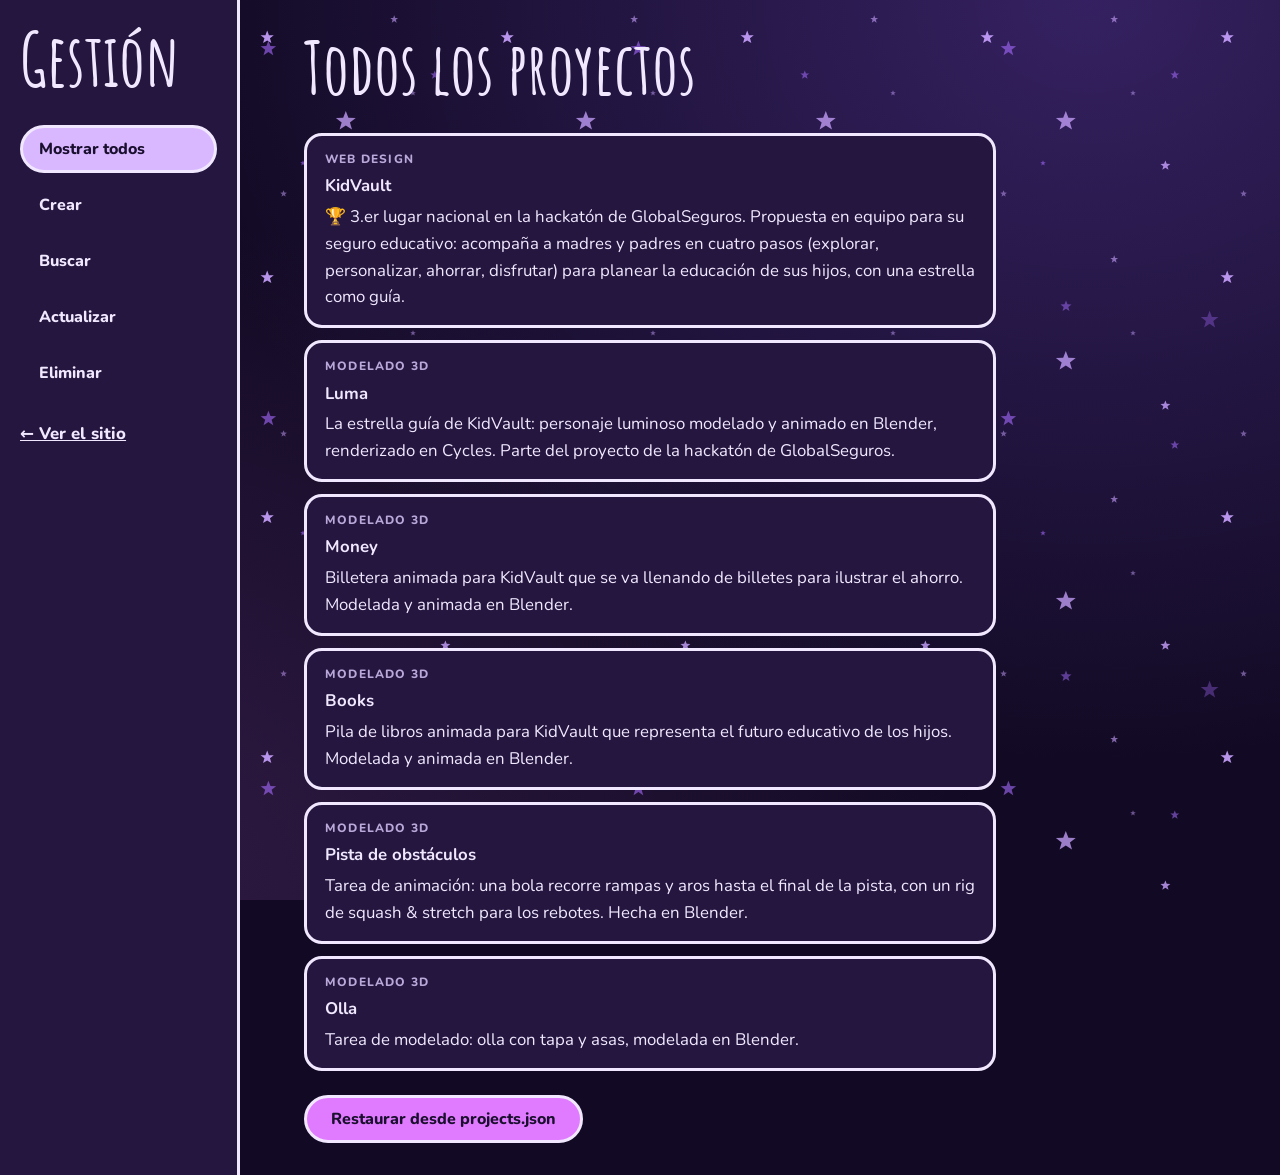
<file: gestion.html>
<!DOCTYPE html>
<html lang="es">
<head>
  <meta charset="UTF-8">
  <meta name="viewport" content="width=device-width, initial-scale=1.0">
  <title>Gestión — Portafolio</title>

  <link rel="preconnect" href="https://fonts.googleapis.com">
  <link rel="preconnect" href="https://fonts.gstatic.com" crossorigin>
  <link href="https://fonts.googleapis.com/css2?family=Amatic+SC:wght@700&family=Nunito:wght@400;700;800&display=swap" rel="stylesheet">
  <link rel="stylesheet" href="styles.css">
</head>
<body class="admin-page">

  <div class="admin-layout">
    <!-- Cada botón muestra una vista distinta (ver showView() en gestion.js).
         data-view debe coincidir con el id "view-<algo>" de la sección que activa. -->
    <nav class="admin-sidebar" aria-label="Gestión">
      <h2>Gestión</h2>
      <ul>
        <li><button type="button" class="admin-tab" data-view="all">Mostrar todos</button></li>
        <li><button type="button" class="admin-tab" data-view="create">Crear</button></li>
        <li><button type="button" class="admin-tab" data-view="search">Buscar</button></li>
        <li><button type="button" class="admin-tab" data-view="update">Actualizar</button></li>
        <li><button type="button" class="admin-tab" data-view="delete">Eliminar</button></li>
      </ul>
      <a class="admin-back" href="index.html">← Ver el sitio</a>
    </nav>

    <main class="admin-content">
      <p class="admin-message admin-message-error" id="load-error" hidden></p>

      <section id="view-all" class="admin-view">
        <h1>Todos los proyectos</h1>
        <div id="all-list" class="admin-list"></div>
        <button type="button" id="reset-button" class="admin-button admin-button-danger">Restaurar desde projects.json</button>
        <p id="reset-message" class="admin-message" hidden></p>
      </section>

      <section id="view-create" class="admin-view" hidden>
        <h1>Crear</h1>
        <!-- Un campo por cada propiedad de un proyecto en data/projects.json -->
        <form id="create-form" class="admin-form">
          <label>
            Título
            <input type="text" id="create-title" required>
          </label>
          <label>
            Skill
            <input type="text" id="create-skill" placeholder="Ej: Web Design" required>
          </label>
          <label>
            Descripción
            <textarea id="create-description" rows="3" required></textarea>
          </label>
          <label>
            Imagen (ruta o URL, opcional)
            <input type="text" id="create-image" placeholder="Ej: img/proyecto-1.jpg">
          </label>
          <label>
            Link del proyecto (opcional)
            <input type="text" id="create-url" placeholder="https://...">
          </label>
          <button type="submit" class="admin-button">Agregar</button>
        </form>
        <p id="create-message" class="admin-message" hidden></p>
      </section>

      <section id="view-search" class="admin-view" hidden>
        <h1>Buscar</h1>
        <label class="admin-picker">
          Título o skill
          <input type="search" id="search-text" placeholder="Ej: modelado" autocomplete="off">
        </label>
        <div id="search-results" class="admin-list"></div>
        <p id="search-message" class="admin-message" hidden></p>
      </section>

      <section id="view-update" class="admin-view" hidden>
        <h1>Actualizar</h1>
        <label class="admin-picker">
          Elige un proyecto para editar
          <select id="update-select"></select>
        </label>

        <form id="update-form" class="admin-form" hidden>
          <label>
            Título
            <input type="text" id="update-title" required>
          </label>
          <label>
            Skill
            <input type="text" id="update-skill" required>
          </label>
          <label>
            Descripción
            <textarea id="update-description" rows="3" required></textarea>
          </label>
          <label>
            Imagen (ruta o URL, opcional)
            <input type="text" id="update-image">
          </label>
          <label>
            Link del proyecto (opcional)
            <input type="text" id="update-url">
          </label>
          <button type="submit" class="admin-button">Guardar cambios</button>
        </form>
        <p id="update-message" class="admin-message" hidden></p>
      </section>

      <section id="view-delete" class="admin-view" hidden>
        <h1>Eliminar</h1>
        <label class="admin-picker">
          Elige un proyecto para eliminar
          <select id="delete-select"></select>
        </label>
        <button type="button" id="delete-button" class="admin-button admin-button-danger">Eliminar</button>
        <p id="delete-message" class="admin-message" hidden></p>
      </section>
    </main>
  </div>

  <script src="gestion.js"></script>
</body>
</html>
</file>
<file: styles.css>
/* ---------- Tokens ---------- */
:root {
  /* Tema noche: fondo morado oscuro, texto y bordes lavanda claro */
  --color-bg: #120a24;
  --color-surface: #24163f;
  --color-ink: #f1e8ff;
  --color-muted: #b9a8d9;
  --color-primary: #b57bff;
  --color-violet: #8f5cff;
  --color-lilac: #d9b8ff;
  --color-orchid: #e07bff;
  /* Texto sobre fondos de acento (botones, chips): oscuro para que se lea */
  --color-on-accent: #1a0f2e;
  --color-shadow: #6b3fd1;

  /* Estrellas de 5 puntas en SVG. Son dos mosaicos de tamaños distintos (240px y 370px):
     al superponerse, el patrón tarda mucho en repetirse y parece aleatorio.
     En un data URI el "#" se escribe "%23". */
  --stars-small: url("data:image/svg+xml,%3Csvg xmlns='http://www.w3.org/2000/svg' width='240' height='240'%3E%3Cdefs%3E%3Cpolygon id='s' points='12,1 14.9,8.6 23,8.9 16.6,13.9 18.9,21.8 12,17.3 5.1,21.8 7.4,13.9 1,8.9 9.1,8.6'/%3E%3C/defs%3E%3Cg fill='%23c9a2ff'%3E%3Cuse href='%23s' transform='translate(20 30) scale(.6)' opacity='.9'/%3E%3Cuse href='%23s' transform='translate(150 15) scale(.35)' opacity='.6'/%3E%3Cuse href='%23s' transform='translate(95 110) scale(.9)' opacity='.75'/%3E%3Cuse href='%23s' transform='translate(200 160) scale(.45)' opacity='.8'/%3E%3Cuse href='%23s' transform='translate(40 190) scale(.3)' opacity='.5'/%3E%3Cuse href='%23s' transform='translate(170 90) scale(.25)' opacity='.5'/%3E%3C/g%3E%3C/svg%3E");
  --stars-large: url("data:image/svg+xml,%3Csvg xmlns='http://www.w3.org/2000/svg' width='370' height='370'%3E%3Cdefs%3E%3Cpolygon id='s' points='12,1 14.9,8.6 23,8.9 16.6,13.9 18.9,21.8 12,17.3 5.1,21.8 7.4,13.9 1,8.9 9.1,8.6'/%3E%3C/defs%3E%3Cg fill='%23a66bff'%3E%3Cuse href='%23s' transform='translate(60 70) scale(.4)' opacity='.55'/%3E%3Cuse href='%23s' transform='translate(260 40) scale(.7)' opacity='.6'/%3E%3Cuse href='%23s' transform='translate(180 220) scale(.3)' opacity='.45'/%3E%3Cuse href='%23s' transform='translate(320 300) scale(.5)' opacity='.5'/%3E%3Cuse href='%23s' transform='translate(90 310) scale(.8)' opacity='.35'/%3E%3Cuse href='%23s' transform='translate(300 160) scale(.25)' opacity='.6'/%3E%3C/g%3E%3C/svg%3E");

  --font-title: "Amatic SC", "Comic Sans MS", cursive;
  --font-body: "Nunito", system-ui, sans-serif;

  --radius: 18px;
  --gutter: clamp(16px, 5vw, 64px);
  --header-height: 64px;
}

/* ---------- Base ---------- */
*,
*::before,
*::after {
  box-sizing: border-box;
}

html {
  scroll-behavior: smooth;
  /* Para que el header fijo no tape el título de la sección al saltar */
  scroll-padding-top: var(--header-height);
}

body {
  margin: 0;
  font-family: var(--font-body);
  font-size: 1.05rem;
  line-height: 1.6;
  color: var(--color-ink);
  background-color: var(--color-bg);
  /* Capas de arriba hacia abajo: estrellas pequeñas, estrellas grandes, dos brillos de color */
  background-image:
    var(--stars-small),
    var(--stars-large),
    radial-gradient(ellipse at 85% 0%, rgb(143 92 255 / 0.28), transparent 60%),
    radial-gradient(ellipse at 0% 100%, rgb(224 123 255 / 0.16), transparent 55%);
  background-size: 240px 240px, 370px 370px, 100% 100%, 100% 100%;
  /* `fixed`: el cielo se queda quieto y el contenido se desliza encima */
  background-attachment: fixed;
}

h1,
h2,
h3 {
  font-family: var(--font-title);
  line-height: 1;
  margin: 0 0 0.4em;
}

h1 { font-size: clamp(3.5rem, 10vw, 7rem); }
h2 { font-size: clamp(2.8rem, 7vw, 4.5rem); }
h3 { font-size: 2.2rem; margin-top: 1.2em; }

a {
  color: inherit;
}

a:focus-visible,
button:focus-visible {
  outline: 3px solid var(--color-orchid);
  outline-offset: 3px;
}

/* ---------- Header + menu ---------- */
.site-header {
  position: fixed;
  top: 0;
  left: 0;
  right: 0;
  z-index: 20;
  height: var(--header-height);
  padding: 0 var(--gutter);
  display: flex;
  align-items: center;
  justify-content: space-between;
}

.brand {
  font-family: var(--font-title);
  font-size: 2rem;
  text-decoration: none;
}

.menu-toggle {
  display: flex;
  align-items: center;
  gap: 10px;
  padding: 8px 16px;
  font: 800 0.9rem var(--font-body);
  text-transform: uppercase;
  letter-spacing: 0.08em;
  color: var(--color-on-accent);
  background: var(--color-lilac);
  border: 3px solid var(--color-ink);
  border-radius: 999px;
  cursor: pointer;
}

.menu-toggle-bars,
.menu-toggle-bars::before {
  display: block;
  width: 18px;
  height: 3px;
  background: var(--color-on-accent);
  border-radius: 2px;
}

.menu-toggle-bars::before {
  content: "";
  transform: translateY(-6px);
}

.site-menu {
  position: fixed;
  top: 0;
  left: 0;
  right: 0;
  z-index: -1;
  padding: calc(var(--header-height) + 8px) var(--gutter) 24px;
  background: var(--color-surface);
  border-bottom: 3px solid var(--color-ink);
  transform: translateY(-100%);
  visibility: hidden;
  transition: transform 0.3s ease, visibility 0.3s;
}

.site-menu.is-open {
  transform: translateY(0);
  visibility: visible;
}

.site-menu ul {
  margin: 0;
  padding: 0;
  list-style: none;
  display: flex;
  flex-wrap: wrap;
  gap: 12px 32px;
  justify-content: center;
}

.site-menu a {
  display: flex;
  align-items: baseline;
  gap: 8px;
  font-family: var(--font-title);
  font-size: 2.4rem;
  text-decoration: none;
}

.site-menu a:hover,
.site-menu a.is-active {
  color: var(--color-primary);
}

.menu-index {
  font: 800 0.75rem var(--font-body);
  color: var(--color-violet);
}

.menu-backdrop {
  position: fixed;
  inset: 0;
  z-index: 10;
  background: rgb(10 5 25 / 0.7);
}

.load-error {
  position: fixed;
  top: var(--header-height);
  left: var(--gutter);
  right: var(--gutter);
  z-index: 5;
  margin: 0;
  padding: 12px 20px;
  font-weight: 800;
  color: var(--color-on-accent);
  background: var(--color-orchid);
  border: 3px solid var(--color-ink);
  border-radius: var(--radius);
}

/* ---------- Hero ---------- */
.hero {
  min-height: 100vh;
  padding: var(--header-height) var(--gutter) 40px;
  display: grid;
  grid-template-columns: 1fr 1fr;
  align-items: center;
  gap: 32px;
}

.eyebrow {
  margin: 0 0 8px;
  font-weight: 800;
  text-transform: uppercase;
  letter-spacing: 0.12em;
  color: var(--color-violet);
}

.hero-lead {
  max-width: 28ch;
  font-size: 1.3rem;
  margin: 0 0 28px;
}

.button {
  display: inline-block;
  padding: 12px 28px;
  font-weight: 800;
  text-decoration: none;
  color: var(--color-on-accent);
  background: var(--color-primary);
  border: 3px solid var(--color-ink);
  border-radius: 999px;
  box-shadow: 4px 4px 0 var(--color-shadow);
  transition: transform 0.15s ease, box-shadow 0.15s ease;
}

.button:hover {
  transform: translate(2px, 2px);
  box-shadow: 2px 2px 0 var(--color-shadow);
}

.hero-stage {
  position: relative;
  width: 100%;
  max-width: 560px;
  aspect-ratio: 1;
  justify-self: center;
}

#hero-canvas {
  position: absolute;
  inset: 0;
  width: 100%;
  height: 100%;
  display: none;
}

.hero-fallback {
  position: absolute;
  inset: 15%;
  background: conic-gradient(from 40deg, var(--color-primary), var(--color-lilac), var(--color-violet), var(--color-orchid), var(--color-primary));
  /* Estrella de 5 puntas: 10 vértices alternando punta y hueco */
  clip-path: polygon(50% 0%, 61% 35%, 98% 35%, 68% 57%, 79% 91%, 50% 70%, 21% 91%, 32% 57%, 2% 35%, 39% 35%);
}

/* hero3d.js agrega esta clase cuando la escena ya está dibujando */
.hero.has-3d #hero-canvas { display: block; }
.hero.has-3d .hero-fallback { display: none; }

/* ---------- Sections ---------- */
.section {
  padding: 80px var(--gutter);
  max-width: 1100px;
  margin: 0 auto;
}

.about-text {
  max-width: 60ch;
  font-size: 1.2rem;
}

.skills {
  margin: 0;
  padding: 0;
  list-style: none;
  display: flex;
  flex-wrap: wrap;
  gap: 12px;
}

.skills li {
  padding: 8px 20px;
  font-weight: 800;
  color: var(--color-on-accent);
  background: var(--color-surface);
  border: 3px solid var(--color-ink);
  border-radius: 999px;
}

.skills li:nth-child(4n + 1) { background: var(--color-lilac); }
.skills li:nth-child(4n + 2) { background: var(--color-violet); }
.skills li:nth-child(4n + 3) { background: var(--color-orchid); }
.skills li:nth-child(4n + 4) { background: var(--color-primary); }

/* ---------- Projects ---------- */
.project-grid {
  display: grid;
  grid-template-columns: repeat(auto-fit, minmax(240px, 1fr));
  gap: 24px;
}

.project-card {
  display: flex;
  flex-direction: column;
  background: var(--color-surface);
  border: 3px solid var(--color-ink);
  border-radius: var(--radius);
  overflow: hidden;
  transition: transform 0.2s ease, box-shadow 0.2s ease;
}

.project-card:hover {
  transform: translateY(-6px);
  box-shadow: 6px 6px 0 var(--color-shadow);
}

.project-thumb {
  aspect-ratio: 4 / 3;
  background: var(--color-violet);
  border-bottom: 3px solid var(--color-ink);
}

.project-thumb img {
  width: 100%;
  height: 100%;
  object-fit: cover;
  display: block;
}

.project-body {
  padding: 16px 20px 20px;
  display: flex;
  flex-direction: column;
  gap: 8px;
  flex: 1;
}

.project-skill {
  font-size: 0.75rem;
  font-weight: 800;
  text-transform: uppercase;
  letter-spacing: 0.1em;
  color: var(--color-muted);
}

.project-body h3 {
  margin: 0;
}

.project-body p {
  margin: 0;
  flex: 1;
}

.project-link {
  font-weight: 800;
  color: var(--color-primary);
}

/* ---------- Contact + footer ---------- */
.contact-list {
  margin: 0;
  padding: 0;
  list-style: none;
  display: flex;
  flex-wrap: wrap;
  gap: 12px 28px;
  font-weight: 800;
  font-size: 1.2rem;
}

.site-footer {
  padding: 24px var(--gutter);
  text-align: center;
  color: var(--color-muted);
  border-top: 3px solid var(--color-ink);
}

/* ---------- Responsive ---------- */
@media (max-width: 760px) {
  .hero {
    grid-template-columns: 1fr;
    text-align: center;
  }

  .hero-lead {
    margin-inline: auto;
  }

  .hero-stage {
    max-width: 340px;
    grid-row: 1;
  }

  .menu-toggle-label {
    display: none;
  }
}

/* ---------- Accessibility ---------- */
@media (prefers-reduced-motion: reduce) {
  html {
    scroll-behavior: auto;
  }

  * {
    transition: none !important;
  }
}

/* ---------- Gestión (gestion.html) ---------- */
.admin-layout {
  min-height: 100vh;
  display: grid;
  grid-template-columns: 240px 1fr;
}

.admin-sidebar {
  padding: 24px 20px;
  background: var(--color-surface);
  border-right: 3px solid var(--color-ink);
}

.admin-sidebar ul {
  margin: 0 0 24px;
  padding: 0;
  list-style: none;
  display: grid;
  gap: 8px;
}

.admin-tab {
  width: 100%;
  padding: 10px 16px;
  font: 800 1rem var(--font-body);
  text-align: left;
  color: var(--color-ink);
  background: transparent;
  border: 3px solid transparent;
  border-radius: 999px;
  cursor: pointer;
}

.admin-tab:hover {
  border-color: var(--color-ink);
}

.admin-tab.is-active {
  color: var(--color-on-accent);
  background: var(--color-lilac);
  border-color: var(--color-ink);
}

.admin-back {
  font-weight: 800;
}

.admin-content {
  padding: 32px var(--gutter);
  max-width: 820px;
}

.admin-view h1 {
  font-size: clamp(2.8rem, 7vw, 4.5rem);
}

.admin-list {
  display: grid;
  gap: 12px;
  margin-bottom: 24px;
}

.admin-item {
  display: grid;
  gap: 4px;
  padding: 14px 18px;
  background: var(--color-surface);
  border: 3px solid var(--color-ink);
  border-radius: var(--radius);
}

.admin-item p {
  margin: 0;
}

.admin-form,
.admin-picker {
  display: grid;
  gap: 16px;
  margin-bottom: 20px;
  font-weight: 800;
}

.admin-form label {
  display: grid;
  gap: 6px;
}

.admin-form input,
.admin-form textarea,
.admin-picker input,
.admin-picker select {
  width: 100%;
  padding: 10px 14px;
  font: 400 1rem var(--font-body);
  color: var(--color-ink);
  background: var(--color-surface);
  border: 3px solid var(--color-ink);
  border-radius: 12px;
}

.admin-button {
  justify-self: start;
  padding: 10px 24px;
  font: 800 1rem var(--font-body);
  color: var(--color-on-accent);
  background: var(--color-violet);
  border: 3px solid var(--color-ink);
  border-radius: 999px;
  cursor: pointer;
}

.admin-button-danger {
  background: var(--color-orchid);
}

.admin-message {
  margin: 16px 0 0;
  padding: 10px 16px;
  font-weight: 800;
  color: var(--color-on-accent);
  background: var(--color-lilac);
  border: 3px solid var(--color-ink);
  border-radius: 12px;
}

.admin-message-error {
  background: var(--color-orchid);
}

@media (max-width: 760px) {
  .admin-layout {
    grid-template-columns: 1fr;
  }

  .admin-sidebar {
    border-right: 0;
    border-bottom: 3px solid var(--color-ink);
  }
}
</file>
